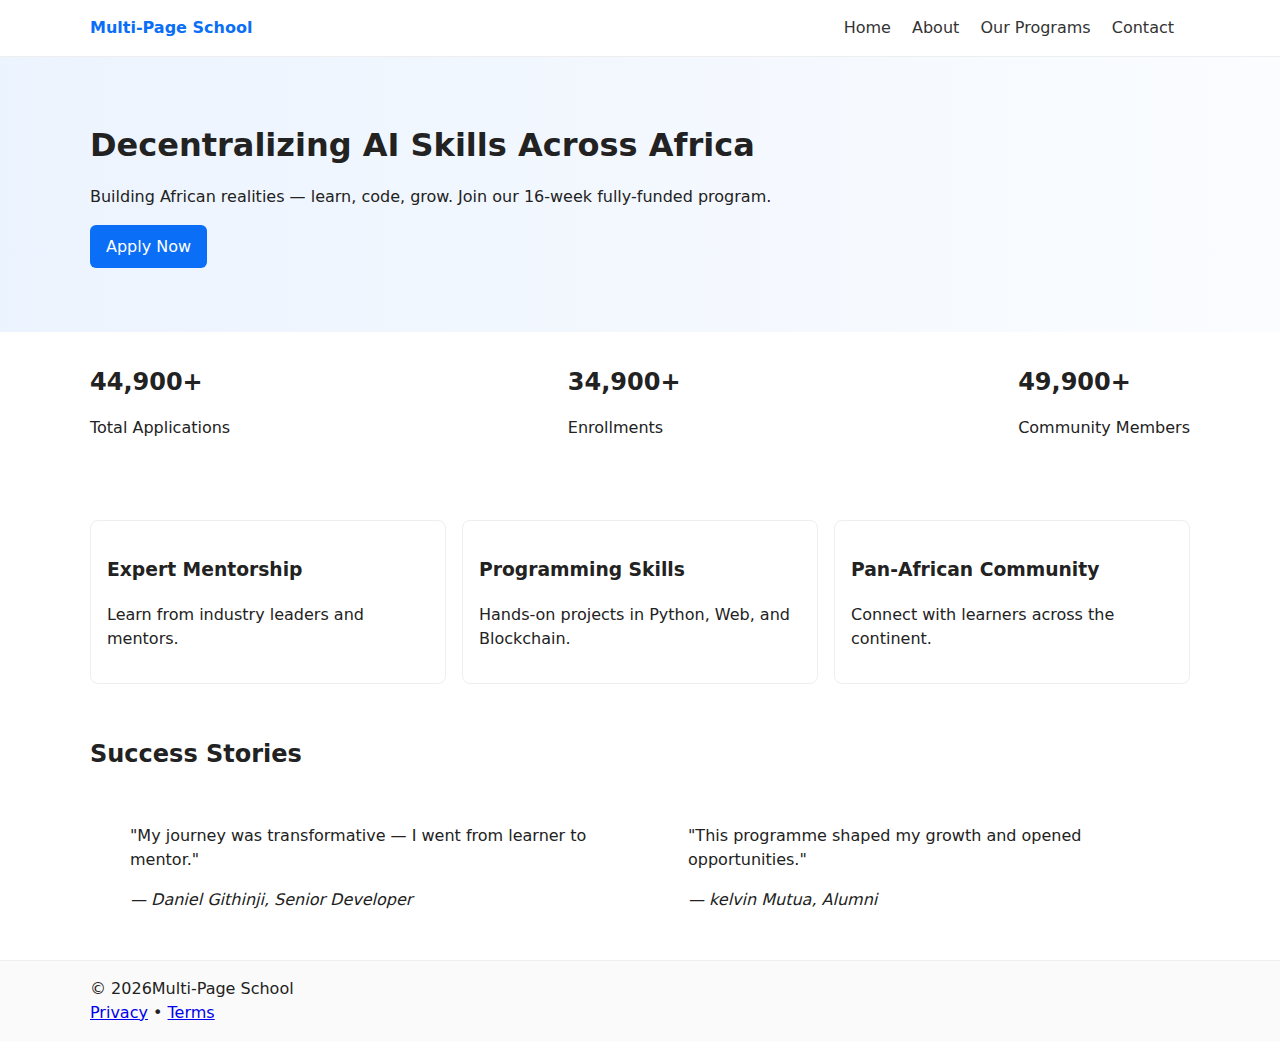
<file: index.html>
<!doctype html>
<html lang="en">
<head>
  <meta charset="utf-8" />
  <meta name="viewport" content="width=device-width,initial-scale=1" />
  <title>Multi-Page Web Deployment</title>
  <link rel="stylesheet" href="/css/style.css">
</head>
<body>
  <header class="site-header">
    <div class="container">
      <a href="index.html" class="logo">Multi-Page School</a>
      <nav class="main-nav" id="mainNav">
        <a href="index.html">Home</a>
        <a href="about.html">About</a>
        <a href="programs.html">Our Programs</a>
        <a href="contact.html">Contact</a>
        <button id="navToggle" class="nav-toggle" aria-label="Toggle menu">☰</button>
      </nav>
    </div>
  </header>

  <main>
    <section class="hero">
      <div class="container hero-inner">
        <h1>Decentralizing AI Skills Across Africa</h1>
        <p>Building African realities — learn, code, grow. Join our 16-week fully-funded program.</p>
        <a class="btn primary" href="#apply">Apply Now</a>
      </div>
    </section>

    <section class="stats container">
      <div class="stat">
        <h2>44,900+</h2>
        <p>Total Applications</p>
      </div>
      <div class="stat">
        <h2>34,900+</h2>
        <p>Enrollments</p>
      </div>
      <div class="stat">
        <h2>49,900+</h2>
        <p>Community Members</p>
      </div>
    </section>

    <section class="cards container">
      <article class="card">
        <h3>Expert Mentorship</h3>
        <p>Learn from industry leaders and mentors.</p>
      </article>
      <article class="card">
        <h3>Programming Skills</h3>
        <p>Hands-on projects in Python, Web, and Blockchain.</p>
      </article>
      <article class="card">
        <h3>Pan-African Community</h3>
        <p>Connect with learners across the continent.</p>
      </article>
    </section>

    <section class="testimonials container">
      <h2>Success Stories</h2>
      <div class="testimonial-grid">
        <blockquote>
          <p>"My journey was transformative — I went from learner to mentor."</p>
          <cite>— Daniel Githinji, Senior Developer</cite>
        </blockquote>
        <blockquote>
          <p>"This programme shaped my growth and opened opportunities."</p>
          <cite>— kelvin Mutua, Alumni</cite>
        </blockquote>
      </div>
    </section>
  </main>

  <footer class="site-footer">
    <div class="container">
      <div>© <span id="year"></span>Multi-Page School</div>
      <nav>
        <a href="privacy.html">Privacy</a> • <a href="terms.html">Terms</a>
      </nav>
    </div>
  </footer>

  <script src="/js/main.js"></script>
</body>
</html>
</file>
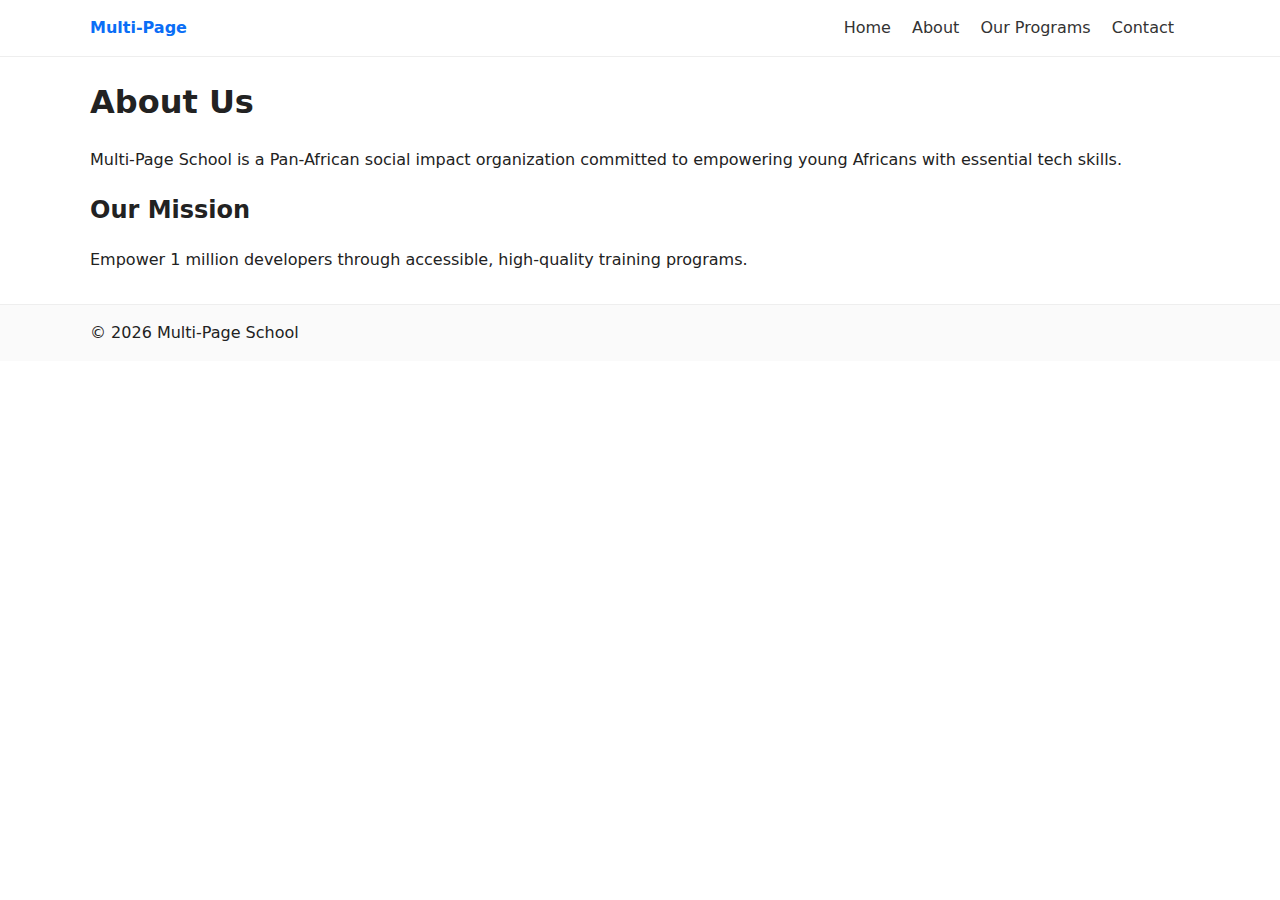
<file: about.html>
<!doctype html>
<html lang="en">
<head>
  <meta charset="utf-8" />
  <meta name="viewport" content="width=device-width,initial-scale=1" />
  <title>About — Multi-Page School</title>
  <link rel="stylesheet" href="/css/style.css">
</head>
<body>
  <header class="site-header">
    <div class="container">
      <a href="index.html" class="logo">Multi-Page</a>
      <nav class="main-nav" id="mainNav">
        <a href="index.html">Home</a>
        <a href="about.html">About</a>
        <a href="programs.html">Our Programs</a>
        <a href="contact.html">Contact</a>
        <button id="navToggle" class="nav-toggle" aria-label="Toggle menu">☰</button>
      </nav>
    </div>
  </header>

  <main class="container">
    <h1>About Us</h1>
    <p>Multi-Page School is a Pan-African social impact organization committed to empowering young Africans with essential tech skills.</p>

    <section class="mission">
      <h2>Our Mission</h2>
      <p>Empower 1 million developers through accessible, high-quality training programs.</p>
    </section>
  </main>

  <footer class="site-footer">
    <div class="container">
      <div>© <span id="year2"></span> Multi-Page School</div>
    </div>
  </footer>
  <script src="/js/main.js"></script>
</body>
</html>
</file>
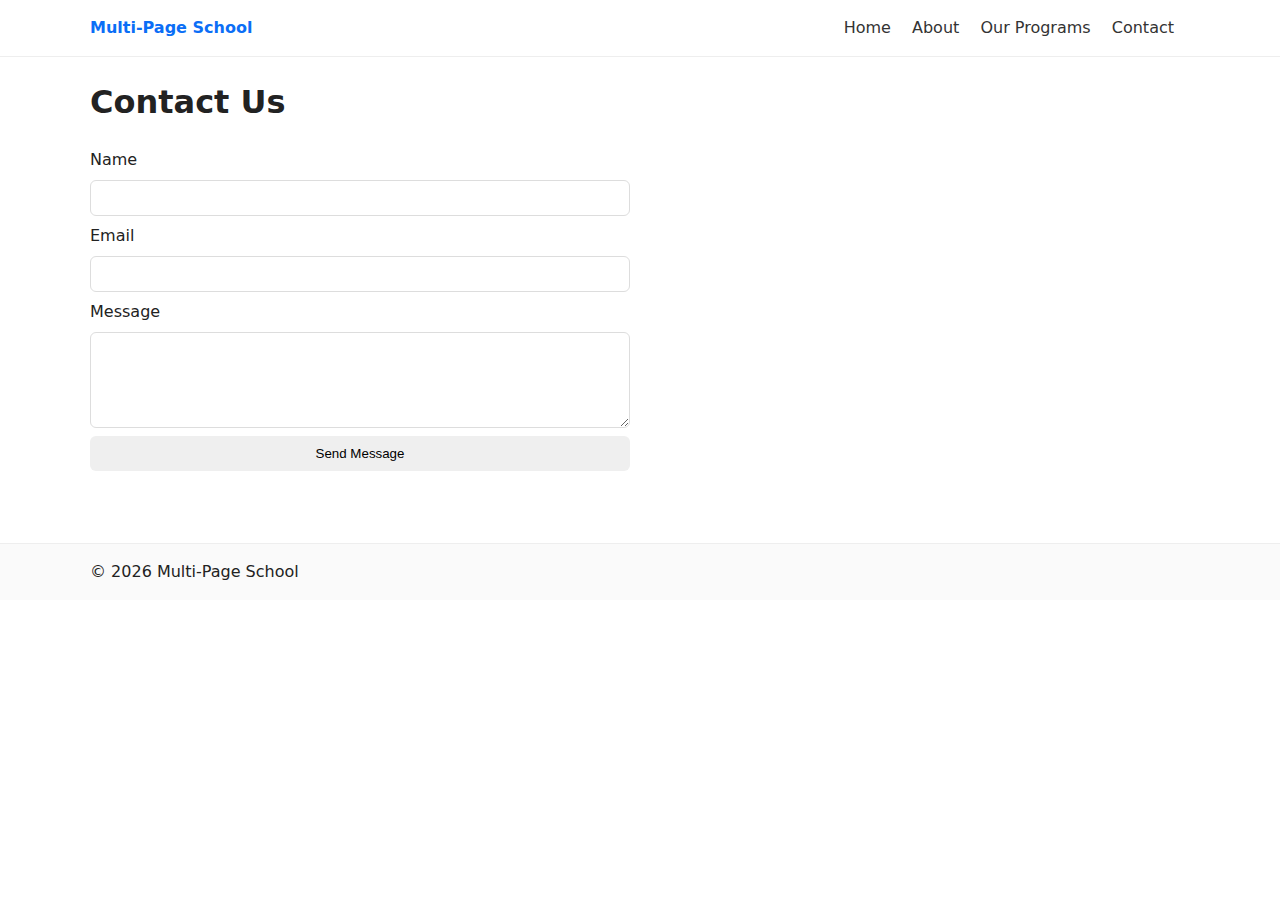
<file: contact.html>
<!doctype html>
<html lang="en">
<head>
  <meta charset="utf-8" />
  <meta name="viewport" content="width=device-width,initial-scale=1" />
  <title>Contact — Multi-Page School</title>
  <link rel="stylesheet" href="/css/style.css">
</head>
<body>
  <header class="site-header">
    <div class="container">
      <a href="index.html" class="logo">Multi-Page School</a>
      <nav class="main-nav" id="mainNav">
        <a href="index.html">Home</a>
        <a href="about.html">About</a>
        <a href="programs.html">Our Programs</a>
        <a href="contact.html">Contact</a>
        <button id="navToggle" class="nav-toggle" aria-label="Toggle menu">☰</button>
      </nav>
    </div>
  </header>

  <main class="container">
    <h1>Contact Us</h1>
    <form id="contactForm" class="contact-form" novalidate>
      <label for="name">Name</label>
      <input id="name" name="name" required minlength="2">

      <label for="email">Email</label>
      <input id="email" name="email" type="email" required>

      <label for="message">Message</label>
      <textarea id="message" name="message" rows="5" required></textarea>

      <button type="submit" class="btn">Send Message</button>
      <p id="formMsg" role="status" aria-live="polite"></p>
    </form>
  </main>

  <footer class="site-footer">
    <div class="container">
      <div>© <span id="year4"></span> Multi-Page School</div>
    </div>
  </footer>
  <script src="/js/main.js"></script>
</body>
</html>
</file>
<file: css/style.css>
/* Save to /css/style.css */
:root{
  --max-width:1100px;
  --accent:#0b6ef6;
}
*{box-sizing:border-box}
body{font-family:Inter,system-ui,Arial,Helvetica,sans-serif;line-height:1.5;margin:0;color:#222}
.container{width:90%;max-width:var(--max-width);margin:0 auto}
.site-header{background:#fff;border-bottom:1px solid #eee}
.site-header .container{display:flex;align-items:center;justify-content:space-between;padding:1rem 0}
.logo{text-decoration:none;font-weight:700;color:var(--accent)}
.main-nav a{margin-right:1rem;text-decoration:none;color:#333}
.nav-toggle{display:none;border:none;background:transparent;font-size:1.25rem}
.hero{background-image:linear-gradient(90deg,rgba(11,110,246,0.08),rgba(11,110,246,0.02));padding:4rem 0}
.hero h1{font-size:2rem;margin:0 0 .5rem}
.btn{display:inline-block;padding:.6rem 1rem;border-radius:6px;border:none;text-decoration:none}
.btn.primary{background:var(--accent);color:#fff}
.stats{display:flex;gap:1rem;justify-content:space-between;padding:2rem 0}
.stat h2{margin:0;font-size:1.5rem}
.cards{display:grid;grid-template-columns:repeat(auto-fit,minmax(220px,1fr));gap:1rem;padding:2rem 0}
.card{padding:1rem;border:1px solid #eee;border-radius:8px;background:#fff}
.testimonial-grid{display:grid;grid-template-columns:1fr 1fr;gap:1rem}
.site-footer{background:#fafafa;padding:1rem 0;border-top:1px solid #eee;margin-top:2rem}
.contact-form{display:grid;gap:.5rem;max-width:540px}
.contact-form input,.contact-form textarea{padding:.6rem;border:1px solid #ddd;border-radius:6px}

@media(max-width:768px){
  .nav-toggle{display:inline-block}
  .main-nav a{display:none}
  .stats{flex-direction:column}
  .testimonial-grid{grid-template-columns:1fr}
}
</file>
